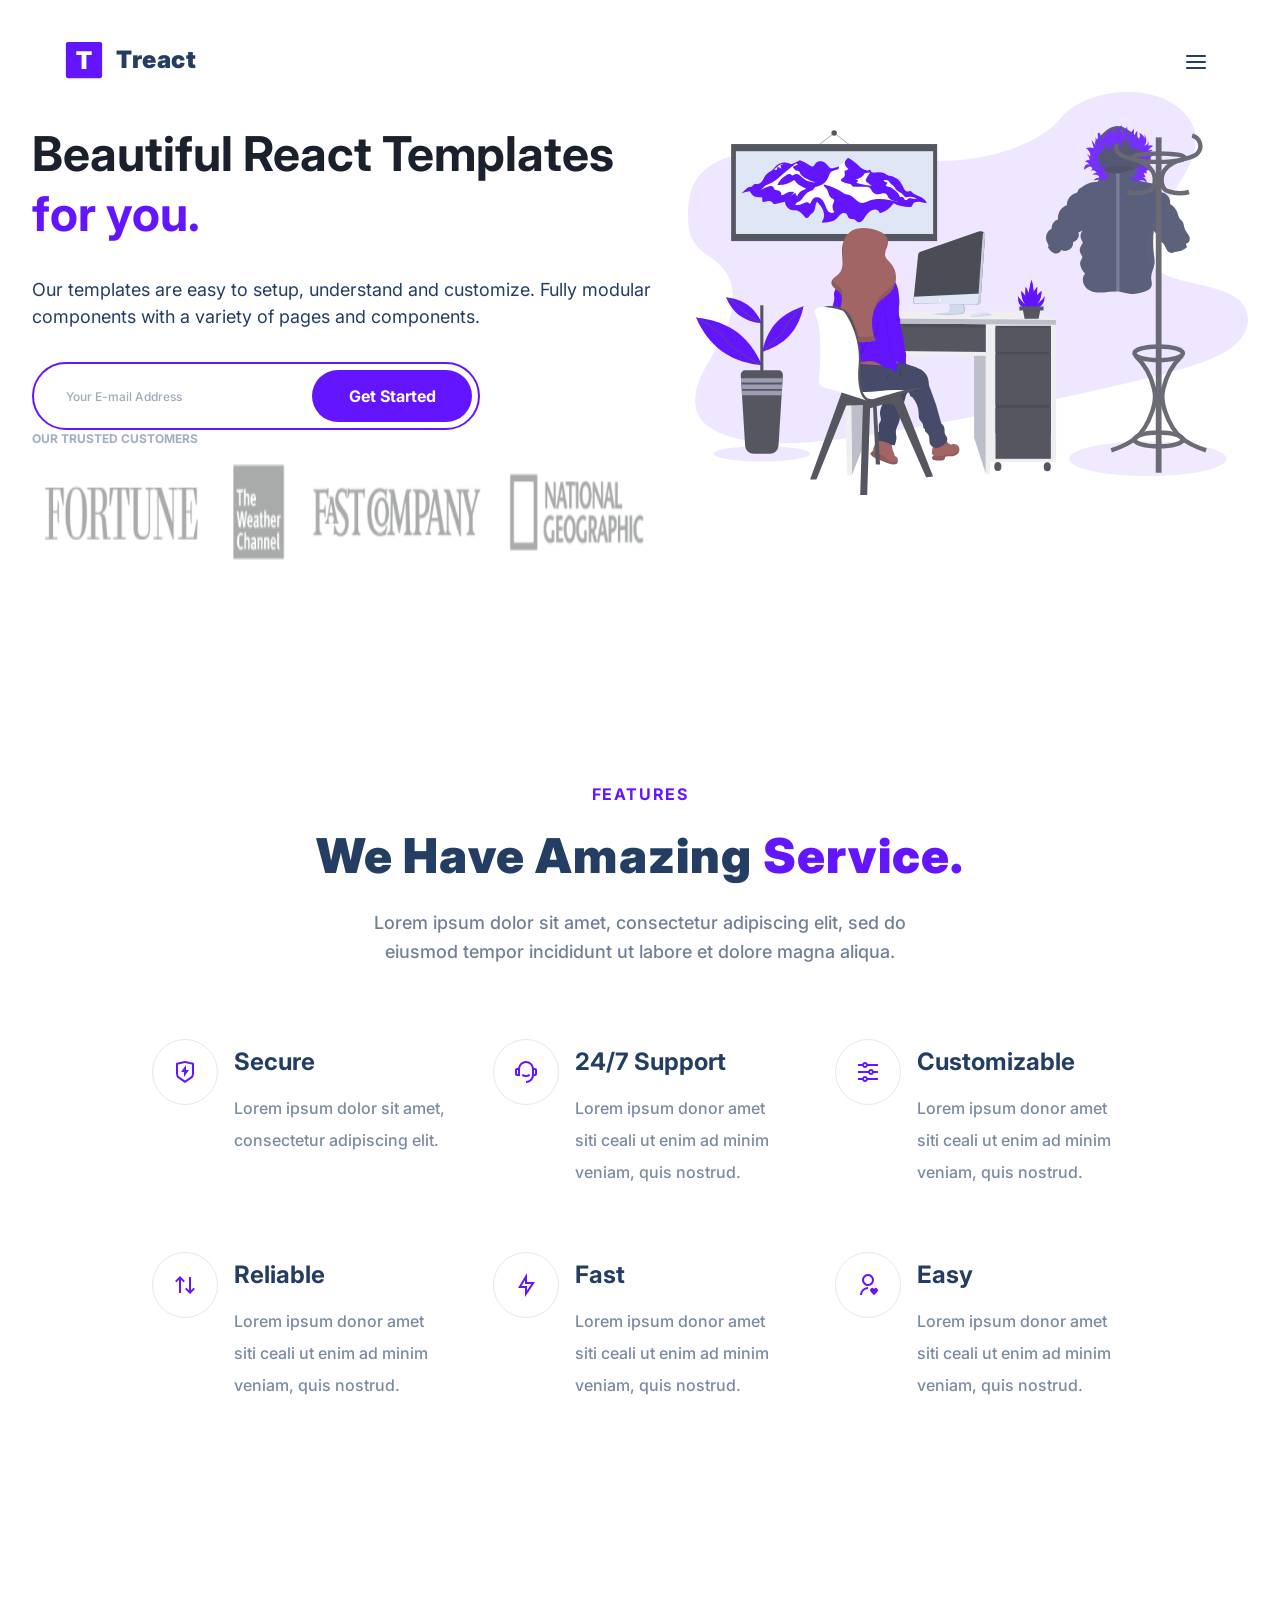
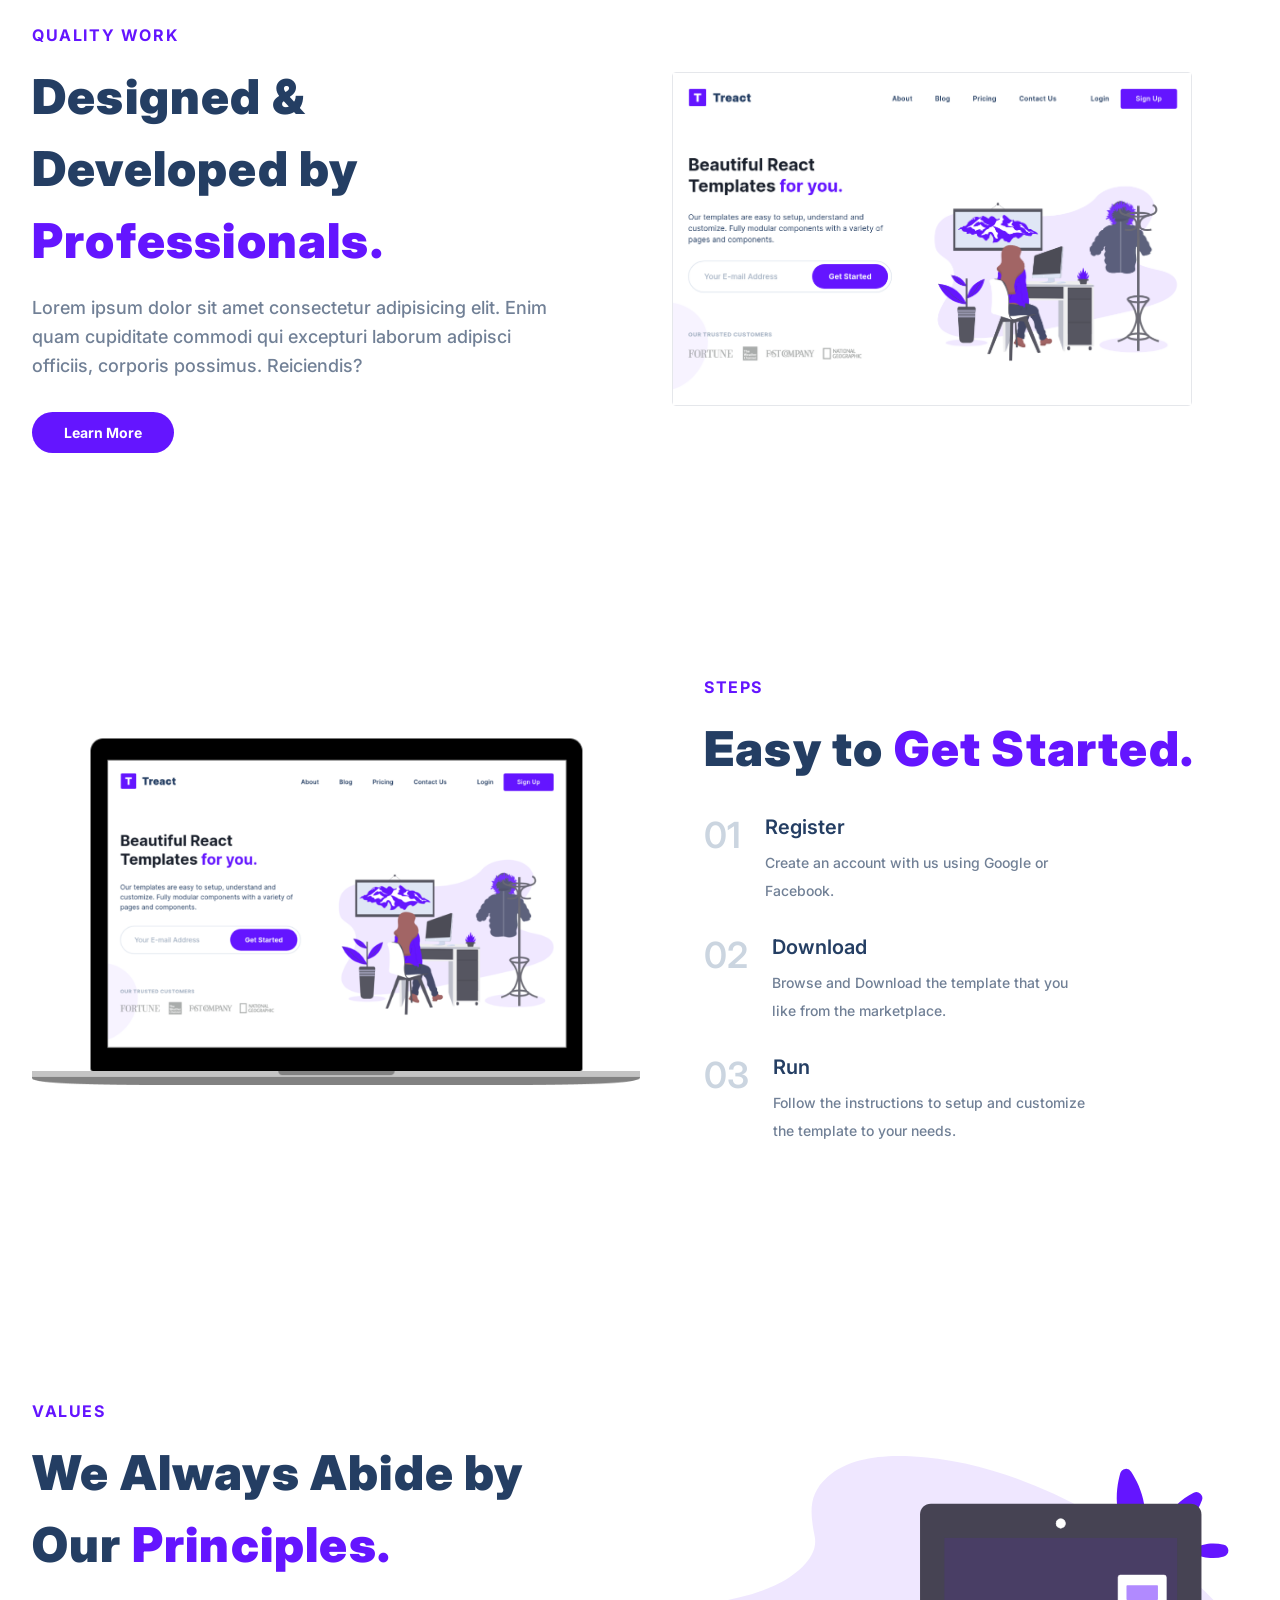
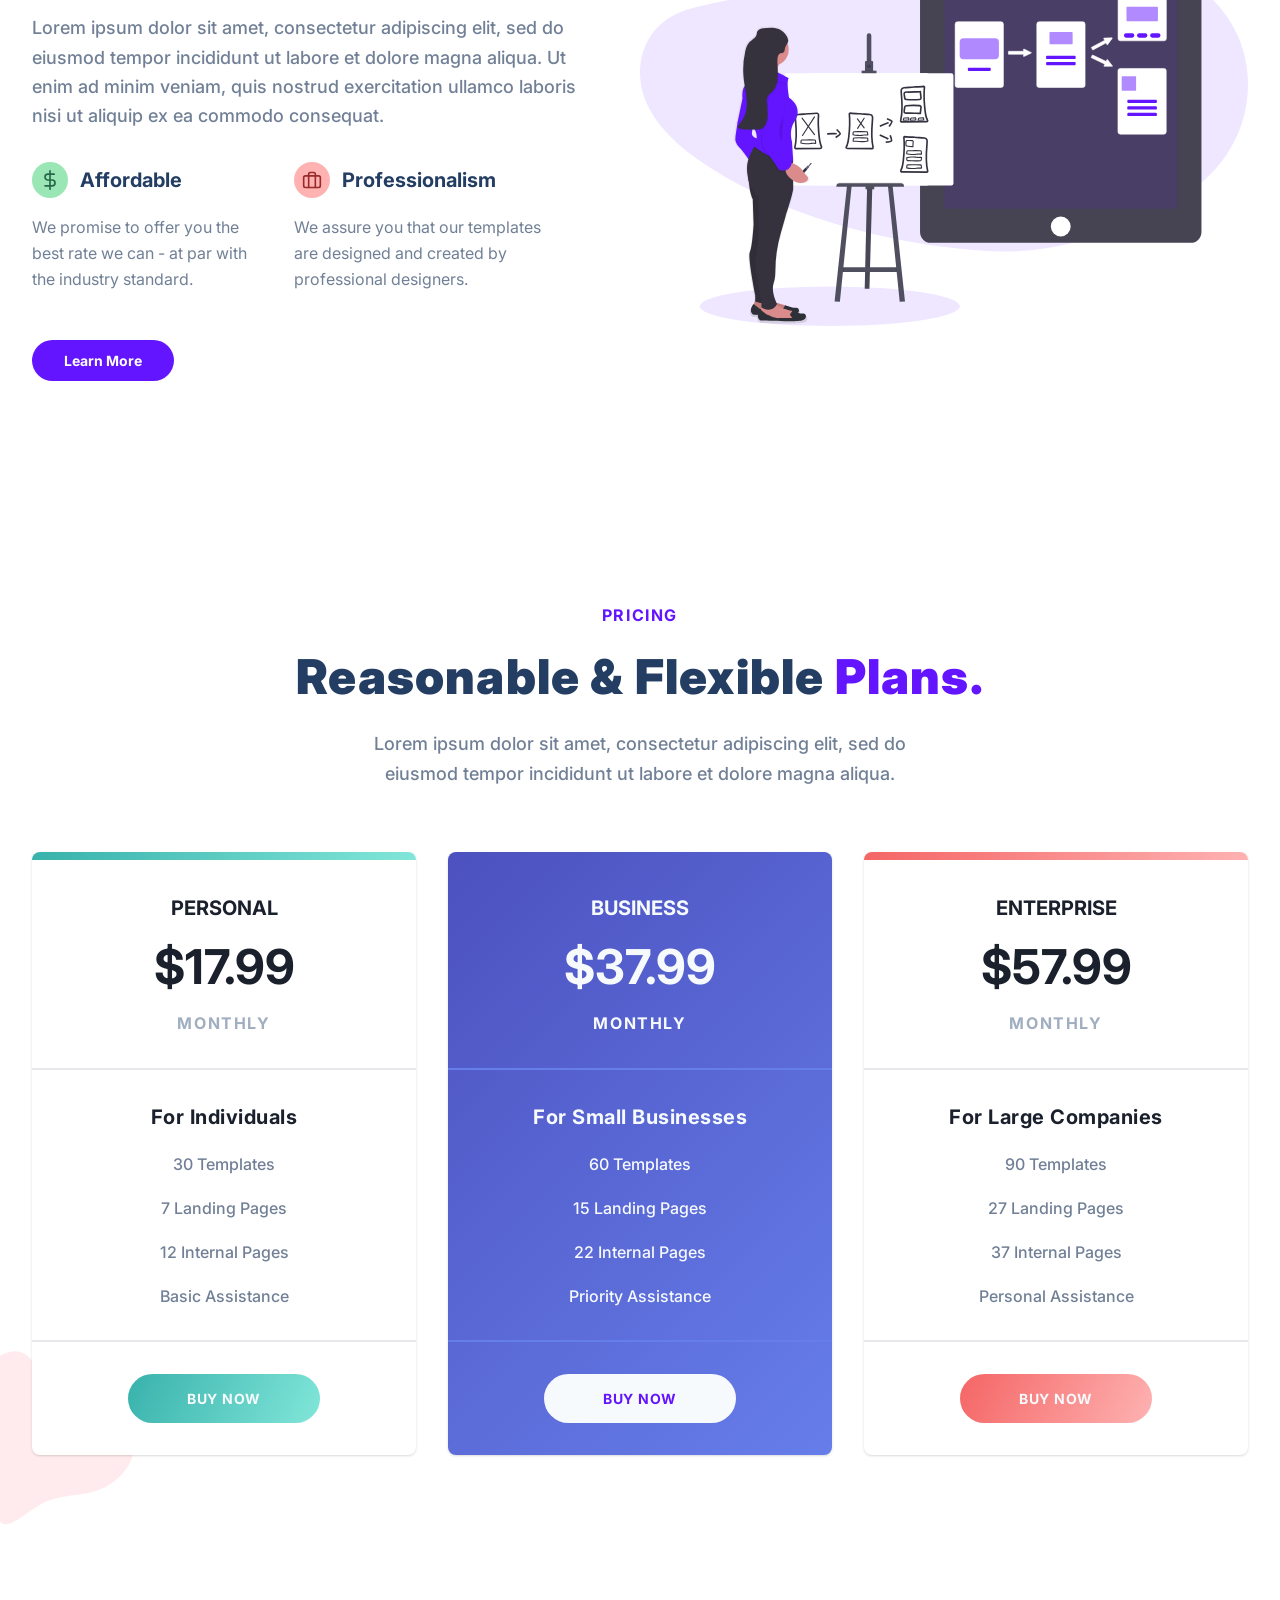
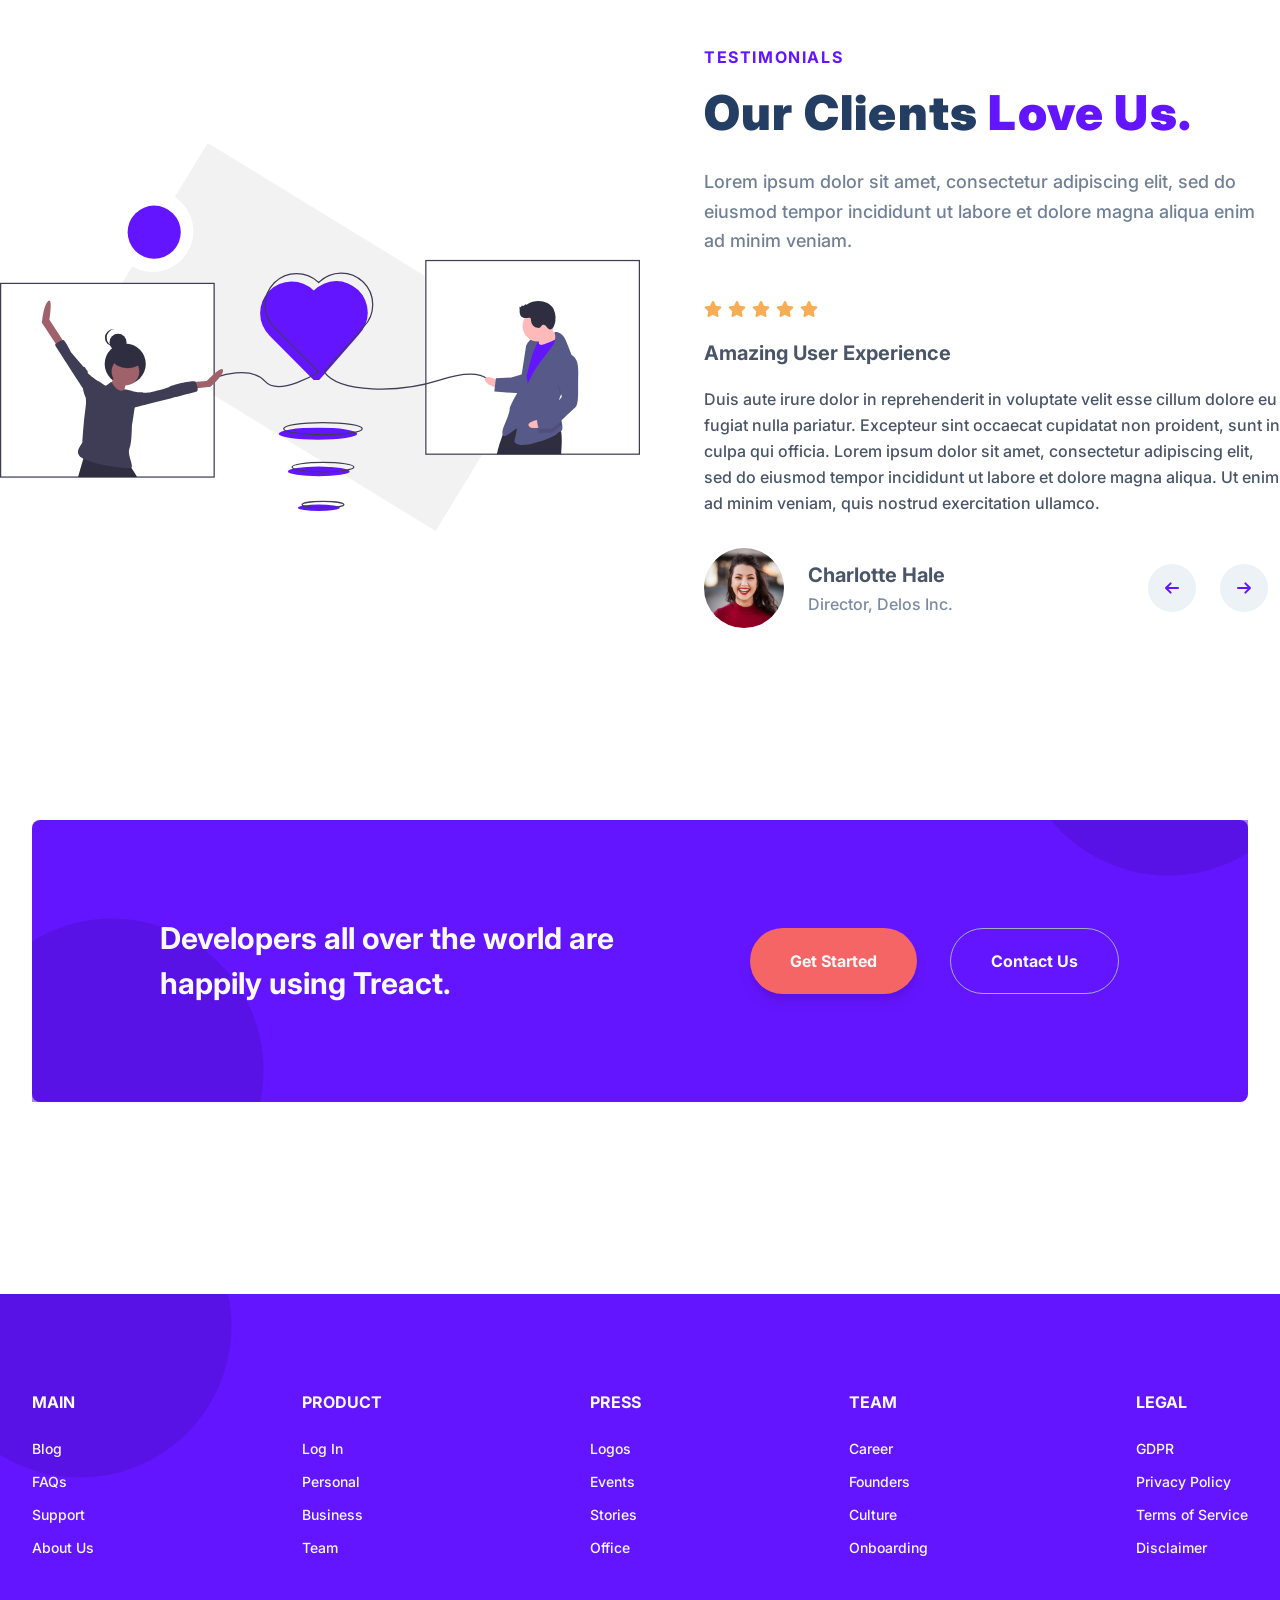
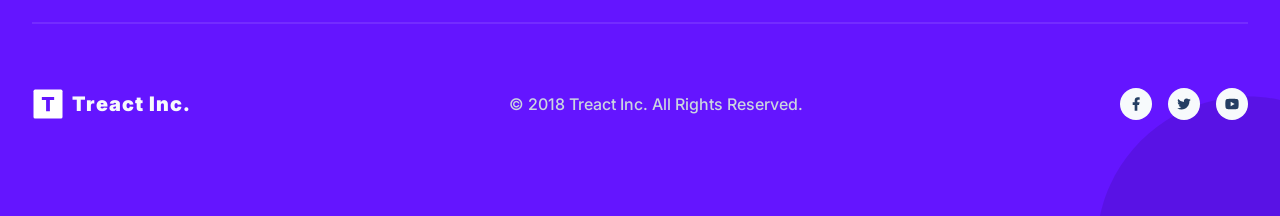
<file: index.html>
<!DOCTYPE html>
<html lang="en">

<head>
    <meta charset="UTF-8">
    <meta http-equiv="X-UA-Compatible" content="IE=edge">
    <meta name="viewport" content="width=device-width, initial-scale=1.0">
    <title>treact-final-project</title>
    <link rel="preconnect" href="https://fonts.googleapis.com">
    <link rel="preconnect" href="https://fonts.gstatic.com" crossorigin>
    <link rel="stylesheet" href="https://fonts.googleapis.com/css2?family=Inter:wght@100;200;300;400;500;600;700;800;900&display=swap">
    <link rel="stylesheet" href="style.css">
    <link rel="stylesheet" href="https://pro.fontawesome.com/releases/v5.10.0/css/all.css"
        integrity="sha384-AYmEC3Yw5cVb3ZcuHtOA93w35dYTsvhLPVnYs9eStHfGJvOvKxVfELGroGkvsg+p" crossorigin="anonymous" />
    <script src="script.js" defer></script>
</head>

<body>
    <section id="landing">
        <nav>
            <div class="row nav__row">
                <div class="nav__logo">
                <img src="./assets/logo.2c489fc453a1783cbadacf914efa3df6.svg" alt="" class="nav__logo--img">
                <div class="nav__logo--title">
                    Treact
                </div>
                </div>
                <div class="nav__links">
                    <a href="#quality" class="nav__link">About</a>
                    <a href="#testimonials" class="nav__link">Blog</a>
                    <a href="#pricing" class="nav__link">Pricing</a>
                    <a href="#start" class="nav__link">Contact Us</a>
                    <a href="#start" class="nav__link login">Login</a>
                    <a href="#start" class="nav__link nav__link--primary">Sign Up</a>
                </div>
                <button class="btn__menu" onclick="openMenu()">
                    <svg xmlns="http://www.w3.org/2000/svg" width="24" height="24" viewBox="0 0 24 24" fill="none"
                        stroke="currentColor" stroke-width="2" stroke-linecap="round" stroke-linejoin="round"
                        class="btn__menu--svg">
                        <line x1="3" y1="12" x2="21" y2="12"></line>
                        <line x1="3" y1="6" x2="21" y2="6"></line>
                        <line x1="3" y1="18" x2="21" y2="18"></line>
                    </svg>
                </button>
            </div>
        </nav>
        <div class="modal">
            <button class="btn__menu btn__menu--close" onclick="closeMenu()">
                <svg xmlns="http://www.w3.org/2000/svg" width="24" height="24" viewBox="0 0 24 24" fill="none"
                    stroke="currentColor" stroke-width="2" stroke-linecap="round" stroke-linejoin="round"
                    class="light___StyledCloseIcon-lj69nl-14 fASujC">
                    <line x1="18" y1="6" x2="6" y2="18"></line>
                    <line x1="6" y1="6" x2="18" y2="18"></line>
                </svg>
            </button>
            <div class="modal__links">
                <a href="#quality" class="modal__link" onclick="closeMenu()">About</a>
                <a href="#testimonials" class="modal__link" onclick="closeMenu()">Blog</a>
                <a href="#pricing" class="modal__link" onclick="closeMenu()">Pricing</a>
                <a href="#start" class="modal__link" onclick="closeMenu()">Contact Us</a>
                <a href="#start" class="modal__link" onclick="closeMenu()">Login</a>
                <a href="#start" class="modal__link modal__link--primary" onclick="closeMenu()">Sign Up</a>
            </div>
        </div>
        <header>
            <div class="container">
                <div class="row">
                  <div class="header__description">
                    <h1>
                        Beautiful React Templates <span class="purple">for you.</span>
                        </h1>
                        <p class="header__description--para">
                            Our templates are easy to setup, understand and customize. Fully modular components with a variety of pages and components.
                        </p>
                        <div class="header__email">
                         <input type="text" class="header__email--input" placeholder="Your E-mail Address">  
                         <button class="header__email--btn">Get Started</button>
                        </div>
                        <p class="header__customers--title">
                            OUR TRUSTED CUSTOMERS
                        </p>
                        <img src="./assets/customers-logo-strip.680ac7c2e8ae28161d2c.png" alt="" class="header__customers">
                    </div>
                    <figure class="header__img--wrapper">
                        <img src="./assets/design-illustration-2.6da6a00b20c07c4a9b65d1870679e1b8.svg" alt="" class="header__img">
                    </figure>
                  </div>   
                </div>
            </div>
        </header>
    </section>
    <main>
        <section id="features">
            <div class="container">
                <div class="row__narrow">
                   <h4 class="section__tag">
                    FEATURES
                   </h4>
                   <h2 class="section__title">
                     We Have Amazing 
                    <span class="purple">Service.</span> 
                   </h2>
                   <div class="section__para">
                    Lorem ipsum dolor sit amet, consectetur adipiscing elit, sed do eiusmod tempor incididunt ut labore et dolore magna aliqua.
                </div>
                   <div class="features">
                    <div class="feature">
                        <div class="feature__row">
                            <figure class="feature__img--wrapper">
                                <img src="./assets/shield-icon.daefe14b320b14fbd9cbd18908ac93ec.svg" class="feature__img" alt="Secure icon">
                            </figure>
                            <div class="feature__text">
                                <h2 class="feature__title">Secure</h2>
                                <p class="feature__para">
                                    Lorem ipsum dolor sit amet, consectetur adipiscing elit.
                                </p>
                            </div>
                        </div>
                    </div>
                    <div class="feature">
                        <div class="feature__row">
                            <figure class="feature__img--wrapper">
                                <img src="./assets/support-icon.f9253ffa8cb6ffde5bbaa05eb5136375.svg" class="feature__img" alt="Support icon">
                            </figure>
                            <div class="feature__text">
                                <h2 class="feature__title">24/7 Support</h2>
                                <p class="feature__para">
                                    Lorem ipsum donor amet siti ceali ut enim ad minim veniam, quis nostrud.
                                </p>
                            </div>
                        </div>
                    </div>
                    <div class="feature">
                        <div class="feature__row">
                            <figure class="feature__img--wrapper">
                                <img src="assets/customize-icon.367468c90fd796009b97fbfba67b2c6a.svg" class="feature__img" alt="Customizable icon">
                            </figure>
                            <div class="feature__text">
                                <h2 class="feature__title">Customizable</h2>
                                <p class="feature__para">
                                    Lorem ipsum donor amet siti ceali ut enim ad minim veniam, quis nostrud.
                                </p>
                            </div>
                        </div>
                    </div>
                    <div class="feature">
                        <div class="feature__row">
                            <figure class="feature__img--wrapper">
                                <img src="assets/reliable-icon.1367510a8f0a1bec76dc425d25f92f43.svg" class="feature__img" alt="Reliable icon">
                            </figure>
                            <div class="feature__text">
                                <h2 class="feature__title">Reliable</h2>
                                <p class="feature__para">
                                    Lorem ipsum donor amet siti ceali ut enim ad minim veniam, quis nostrud.
                                </p>
                            </div>
                        </div>
                    </div>
                    <div class="feature">
                        <div class="feature__row">
                            <figure class="feature__img--wrapper">
                                <img src="assets/fast-icon.dbb971a73d4805d2fc3bcdacdb55beba.svg" class="feature__img" alt="Fast icon">
                            </figure>
                            <div class="feature__text">
                                <h2 class="feature__title">Fast</h2>
                                <p class="feature__para">
                                    Lorem ipsum donor amet siti ceali ut enim ad minim veniam, quis nostrud.
                                </p>
                            </div>
                        </div>
                    </div>
                    <div class="feature">
                        <div class="feature__row">
                            <figure class="feature__img--wrapper">
                                <img src="./assets/simple-icon.673b7e1750b2a4ef32907fc164828d00.svg" class="feature__img" alt="Easy icon">
                            </figure>
                            <div class="feature__text">
                                <h2 class="feature__title">Easy</h2>
                                <p class="feature__para">
                                    Lorem ipsum donor amet siti ceali ut enim ad minim veniam, quis nostrud.
                                </p>
                            </div>
                        </div>
                    </div>
                </div>
                </div>
            </div>
        </section>
        <section id="quality">
            <div class="container">
                <div class="row">
                    <div class="quality__description">
                        <h4 class="section__tag">QUALITY WORK</h4>
                        <h2 class="section__title">
                            Designed &amp; Developed by <span class="purple">Professionals.</span>
                        </h2>
                        <p class="section__para">
                            Lorem ipsum dolor sit amet consectetur adipisicing elit. Enim quam cupiditate commodi qui excepturi laborum adipisci officiis, corporis possimus. Reiciendis?
                        </p>
                        <button class="btn">Learn More</button>
                    </div>
                    <figure class="quality__img--wrapper">
                        <img src="assets/hero-screenshot-1.40a097b525c2f8c9808e.png" alt="" class="quality__img">
                        <svg viewBox="0 0 1280 1280" class="quality__grid"></svg>
                    </figure>
                </div>
            </div>
        </section>
        <section id="steps">
            <div class="container">
                <div class="row">
                    <figure class="steps__img--wrapper">
                        <img src="assets/hero-screenshot-2.241aac1fbc66db29d873.png" class="steps__img" alt="Dashboard Screenshot">
                        <svg viewBox="0 0 1280 1280" class="steps__grid" xmlns="http://www.w3.org/2000/svg">
                            <g fill="rgba(100, 21, 255, 0.15)">
                  <use href="#line-of-balls" transform="translate(0, 0)"></use>
                  <use href="#line-of-balls" transform="translate(0, 100)"></use>
                  <use href="#line-of-balls" transform="translate(0, 200)"></use>
                  <use href="#line-of-balls" transform="translate(0, 300)"></use>
                  <use href="#line-of-balls" transform="translate(0, 400)"></use>
                  <use href="#line-of-balls" transform="translate(0, 500)"></use>
                  <use href="#line-of-balls" transform="translate(0, 600)"></use>
                  <use href="#line-of-balls" transform="translate(0, 700)"></use>
                  <use href="#line-of-balls" transform="translate(0, 800)"></use>
                  <use href="#line-of-balls" transform="translate(0, 900)"></use>
                             </g>
                        </svg>
                    </figure>
                    <div class="steps__description">
              <div class="section__tag">STEPS</div>
              <h2 class="section__title">
                Easy to <span class="purple">Get Started.</span>
              </h2>
              <div class="steps__list">
                <div class="step">
                  <div class="step__number">01</div>
                  <div class="step__description">
                    <div class="step__title">Register</div>
                    <p class="step__para">
                      Create an account with us using Google or Facebook.
                    </p>
                  </div>
                </div>
                <div class="step">
                  <div class="step__number">02</div>
                  <div class="step__description">
                    <div class="step__title">Download</div>
                    <p class="step__para">
                      Browse and Download the template that you like from the
                      marketplace.
                    </p>
                  </div>
                </div>
                <div class="step">
                  <div class="step__number">03</div>
                  <div class="step__description">
                    <div class="step__title">Run</div>
                    <p class="step__para">
                      Follow the instructions to setup and customize the
                      template to your needs.
                    </p>
                  </div>
                </div>
              </div>
            </div>
                </div>
            </div>
        </section>
        <section id="values">
            <div class="container">
                <div class="row">
                    <div class="values__description">
              <div class="section__tag">VALUES</div>
              <h2 class="section__title">
                We Always Abide by Our <span class="purple">Principles.</span>
              </h2>
              <div class="section__para">
                Lorem ipsum dolor sit amet, consectetur adipiscing elit, sed do
                eiusmod tempor incididunt ut labore et dolore magna aliqua. Ut
                enim ad minim veniam, quis nostrud exercitation ullamco laboris
                nisi ut aliquip ex ea commodo consequat.
              </div>
              <div class="values__list">
                <div class="value">
                  <div class="value__title">
                    <figure class="value__img--wrapper">
                      <svg xmlns="http://www.w3.org/2000/svg" width="24" height="24" viewBox="0 0 24 24" fill="none" stroke="rgba(39, 103, 73, 1)" stroke-width="2" stroke-linecap="round" stroke-linejoin="round" class="value__img">
                        <line x1="12" y1="1" x2="12" y2="23"></line>
                        <path d="M17 5H9.5a3.5 3.5 0 0 0 0 7h5a3.5 3.5 0 0 1 0 7H6"></path>
                      </svg>
                    </figure>
                    <div class="value__name">Affordable</div>
                  </div>
                  <div class="value__para">
                    We promise to offer you the best rate we can - at par with
                    the industry standard.
                  </div>
                </div>
                <div class="value">
                  <div class="value__title">
                    <figure class="value__img--wrapper">
                      <svg xmlns="http://www.w3.org/2000/svg" width="24" height="24" viewBox="0 0 24 24" fill="none" stroke="rgba(155, 44, 44, 1)" stroke-width="2" stroke-linecap="round" stroke-linejoin="round" class="value__img">
                        <rect x="2" y="7" width="20" height="14" rx="2" ry="2"></rect>
                        <path d="M16 21V5a2 2 0 0 0-2-2h-4a2 2 0 0 0-2 2v16"></path>
                      </svg>
                    </figure>
                    <div class="value__name">Professionalism</div>
                  </div>
                  <div class="value__para">
                    We assure you that our templates are designed and created by
                    professional designers.
                  </div>
                </div>
              </div>
              <button class="btn">Learn More</button>
            </div>
            <img class="values__img" src="assets/prototype-illustration.21bc4b3f612a2f257c3d361067582485.svg">
            </div>
         </div>
        </section>
        <section id="pricing">
        <div class="container">
          <div class="row">
            <div class="section__tag">pricing</div>
            <h2 class="section__title">
              Reasonable &amp; Flexible <span class="purple">Plans.</span>
            </h2>
            <p class="section__para">
              Lorem ipsum dolor sit amet, consectetur adipiscing elit, sed do
              eiusmod tempor incididunt ut labore et dolore magna aliqua.
            </p>
            <div class="plans">
              <div class="plan">
                <div class="plan__stripe"></div>
                <div class="plan__top">
                  <div class="plan__name">PERSONAL</div>
                  <div class="plan__price">$17.99</div>
                  <div class="plan__duration">MONTHLY</div>
                </div>
                <div class="plan__middle">
                  <div class="plan__target">For Individuals</div>
                  <p class="plan__feature">30 Templates</p>
                  <p class="plan__feature">7 Landing Pages</p>
                  <p class="plan__feature">12 Internal Pages</p>
                  <p class="plan__feature">Basic Assistance</p>
                </div>
                <div class="plan__bottom">
                  <button class="plan__button">buy now</button>
                </div>
              </div>
              <div class="plan">
                <div class="plan__stripe"></div>
                <div class="plan__top">
                  <div class="plan__name">BUSINESS</div>
                  <div class="plan__price">$37.99</div>
                  <div class="plan__duration">MONTHLY</div>
                </div>
                <div class="plan__middle">
                  <div class="plan__target">For Small Businesses</div>
                  <p class="plan__feature">60 Templates</p>
                  <p class="plan__feature">15 Landing Pages</p>
                  <p class="plan__feature">22 Internal Pages</p>
                  <p class="plan__feature">Priority Assistance</p>
                </div>
                <div class="plan__bottom">
                  <button class="plan__button">buy now</button>
                </div>
              </div>
              <div class="plan">
                <div class="plan__stripe"></div>
                <div class="plan__top">
                  <div class="plan__name">ENTERPRISE</div>
                  <div class="plan__price">$57.99</div>
                  <div class="plan__duration">MONTHLY</div>
                </div>
                <div class="plan__middle">
                  <div class="plan__target">For Large Companies</div>
                  <p class="plan__feature">90 Templates</p>
                  <p class="plan__feature">27 Landing Pages</p>
                  <p class="plan__feature">37 Internal Pages</p>
                  <p class="plan__feature">Personal Assistance</p>
                </div>
                <div class="plan__bottom">
                  <button class="plan__button">buy now</button>
                </div>
              </div>
              <svg width="600" height="600" viewBox="0 0 600 600" xmlns="http://www.w3.org/2000/svg" class="plans__blob">
                <g transform="translate(300,300)">
                  <path d="M82,-98.3C129.8,-57.7,208.2,-54.1,229.6,-26.6C251.1,1,215.6,52.5,172.9,74.9C130.2,97.2,80.3,90.4,37.8,107.5C-4.8,124.7,-40,165.7,-63.3,162.3C-86.5,158.8,-97.8,110.9,-109.3,72.2C-120.7,33.5,-132.2,4.1,-140.1,-37.4C-147.9,-79,-152.1,-132.6,-128.1,-177.3C-104.1,-222.1,-52.1,-258,-17.5,-237.2C17.1,-216.4,34.3,-138.9,82,-98.3Z" fill="#FFB4BC"></path>
                </g>
              </svg>
            </div>
          </div>
        </div>
      </section>
        <section id="testimonials">
        <div class="container">
          <div class="row">
            <img src="./assets/love-illustration.c759090fa833369ad6ffb6eb19cacb3e.svg" alt="" class="testimonials__img">
            <div class="testimonials__description">
              <div class="section__tag">testimonials</div>
              <h2 class="section__title">
                Our Clients <span class="purple">Love Us.</span>
              </h2>
              <p class="section__para">
                Lorem ipsum dolor sit amet, consectetur adipiscing elit, sed do
                eiusmod tempor incididunt ut labore et dolore magna aliqua enim
                ad minim veniam.
              </p>
              <div class="testimonial">
                <div class="testimonial__rating">
                  <i class="fas fa-star" aria-hidden="true"></i>
                  <i class="fas fa-star" aria-hidden="true"></i>
                  <i class="fas fa-star" aria-hidden="true"></i>
                  <i class="fas fa-star" aria-hidden="true"></i>
                  <i class="fas fa-star" aria-hidden="true"></i>
                </div>
                <h3 class="testimonial__title">Amazing User Experience</h3>
                <p class="testimonial__para">
                  Duis aute irure dolor in reprehenderit in voluptate velit esse
                  cillum dolore eu fugiat nulla pariatur. Excepteur sint
                  occaecat cupidatat non proident, sunt in culpa qui officia.
                  Lorem ipsum dolor sit amet, consectetur adipiscing elit, sed
                  do eiusmod tempor incididunt ut labore et dolore magna aliqua.
                  Ut enim ad minim veniam, quis nostrud exercitation ullamco.
                </p>
                <div class="testimonial__bottom">
                  <div class="testimonial__profile">
                    <img src="./assets/photo-1494790108377-be9c29b29330.avif" alt="Charlotte Hale" class="testimonial__img">
                    <div class="testimonial__details">
                      <div class="testimonial__name">Charlotte Hale</div>
                      <div class="testimonial__role">Director, Delos Inc.</div>
                    </div>
                  </div>
                  <div class="testimonial__buttons">
                    <button class="testimonial__button" aria-label="Previous testimonial">
                      <svg fill="none" stroke="rgb(100,21,255)" stroke-linecap="round" stroke-linejoin="round" stroke-width="3" viewBox="0 0 24 24">
                        <path d="M10 19l-7-7m0 0l7-7m-7 7h18"></path>
                      </svg>
                    </button>
                    <button class="testimonial__button" aria-label="Next testimonial">
                      <svg fill="none" stroke="rgb(100,21,255)" stroke-linecap="round" stroke-linejoin="round" stroke-width="3" viewBox="0 0 24 24">
                        <path d="M14 5l7 7m0 0l-7 7m7-7H3"></path>
                      </svg>
                    </button>
                  </div>
                </div>
              </div>
            </div>
          </div>
        </div>
      </section>
        <section id="start">
        <div class="container">
          <div class="row">
            <svg viewBox="0 0 600 600" class="start__blob--1">
              <g transform="translate(300,300)">
                <path d="M153.6,-239C199.1,-209.8,236,-167.2,258.4,-118C280.9,-68.9,288.9,-13.1,281.2,40.4C273.5,93.9,250.1,145.2,214.7,186.1C179.3,226.9,131.9,257.4,80,272.6C28.2,287.8,-28.2,287.8,-80,272.6C-131.9,257.4,-179.3,226.9,-214.7,186.1C-250.1,145.2,-273.5,93.9,-281.2,40.4C-288.9,-13.1,-280.9,-68.9,-258.4,-118C-236,-167.2,-199.1,-209.8,-153.6,-239C-108.1,-268.3,-54.1,-284.1,0,-284.1C54.1,-284.1,108.1,-268.3,153.6,-239Z" fill="rgb(80,17,204)"></path>
              </g>
            </svg>
            <svg viewBox="0 0 600 600" class="start__blob--2">
              <g transform="translate(300,300)">
                <path d="M153.6,-239C199.1,-209.8,236,-167.2,258.4,-118C280.9,-68.9,288.9,-13.1,281.2,40.4C273.5,93.9,250.1,145.2,214.7,186.1C179.3,226.9,131.9,257.4,80,272.6C28.2,287.8,-28.2,287.8,-80,272.6C-131.9,257.4,-179.3,226.9,-214.7,186.1C-250.1,145.2,-273.5,93.9,-281.2,40.4C-288.9,-13.1,-280.9,-68.9,-258.4,-118C-236,-167.2,-199.1,-209.8,-153.6,-239C-108.1,-268.3,-54.1,-284.1,0,-284.1C54.1,-284.1,108.1,-268.3,153.6,-239Z" fill="rgb(80,17,204)"></path>
              </g>
            </svg>
            <div class="start__container">
              <div class="start__row">
                <div class="start__title">
                  Developers all over the world are happily using Treact.
                </div>
                <div class="start__buttons">
                  <button class="start__button btn">Get Started</button>
                  <button class="start__button btn">Contact Us</button>
                </div>
              </div>
            </div>
          </div>
        </div>
      </section>
    </main>
    <footer>
      <svg viewBox="0 0 600 600" class="footer__blob--1">
        <g transform="translate(300,300)">
          <path d="M153.6,-239C199.1,-209.8,236,-167.2,258.4,-118C280.9,-68.9,288.9,-13.1,281.2,40.4C273.5,93.9,250.1,145.2,214.7,186.1C179.3,226.9,131.9,257.4,80,272.6C28.2,287.8,-28.2,287.8,-80,272.6C-131.9,257.4,-179.3,226.9,-214.7,186.1C-250.1,145.2,-273.5,93.9,-281.2,40.4C-288.9,-13.1,-280.9,-68.9,-258.4,-118C-236,-167.2,-199.1,-209.8,-153.6,-239C-108.1,-268.3,-54.1,-284.1,0,-284.1C54.1,-284.1,108.1,-268.3,153.6,-239Z" fill="rgba(80,17,204)"></path>
        </g>
      </svg>
      <svg viewBox="0 0 600 600" class="footer__blob--2">
        <g transform="translate(300,300)">
          <path d="M153.6,-239C199.1,-209.8,236,-167.2,258.4,-118C280.9,-68.9,288.9,-13.1,281.2,40.4C273.5,93.9,250.1,145.2,214.7,186.1C179.3,226.9,131.9,257.4,80,272.6C28.2,287.8,-28.2,287.8,-80,272.6C-131.9,257.4,-179.3,226.9,-214.7,186.1C-250.1,145.2,-273.5,93.9,-281.2,40.4C-288.9,-13.1,-280.9,-68.9,-258.4,-118C-236,-167.2,-199.1,-209.8,-153.6,-239C-108.1,-268.3,-54.1,-284.1,0,-284.1C54.1,-284.1,108.1,-268.3,153.6,-239Z" fill="rgba(80,17,204)"></path>
        </g>
      </svg>
      <div class="row footer__row">
        <div class="footer__columns">
          <div class="footer__column">
            <div class="footer__column--title">MAIN</div>
            <a class="footer__column--link">Blog</a>
            <a class="footer__column--link">FAQs</a>
            <a class="footer__column--link">Support</a>
            <a class="footer__column--link">About Us</a>
          </div>
          <div class="footer__column">
            <div class="footer__column--title">PRODUCT</div>
            <a class="footer__column--link">Log In</a>
            <a class="footer__column--link">Personal</a>
            <a class="footer__column--link">Business</a>
            <a class="footer__column--link">Team</a>
          </div>
          <div class="footer__column">
            <div class="footer__column--title">PRESS</div>
            <a class="footer__column--link">Logos</a>
            <a class="footer__column--link">Events</a>
            <a class="footer__column--link">Stories</a>
            <a class="footer__column--link">Office</a>
          </div>
          <div class="footer__column">
            <div class="footer__column--title">TEAM</div>
            <a class="footer__column--link">Career</a>
            <a class="footer__column--link">Founders</a>
            <a class="footer__column--link">Culture</a>
            <a class="footer__column--link">Onboarding</a>
          </div>
          <div class="footer__column">
            <div class="footer__column--title">LEGAL</div>
            <a class="footer__column--link">GDPR</a>
            <a class="footer__column--link">Privacy Policy</a>
            <a class="footer__column--link">Terms of Service</a>
            <a class="footer__column--link">Disclaimer</a>
          </div>
        </div>
        <div class="footer__divider"></div>
        <div class="footer__bottom">
          <div class="footer__logo">
            <img src="./assets/logo-light.d9a5d1b5be5ea077b26864fdfc2e96a4.svg" alt="" class="footer__logo--img">
            <h5 class="footer__logo--text">Treact Inc.</h5>
          </div>
          <div class="footer__copyright">
            © 2018 Treact Inc. All Rights Reserved.
          </div>
          <div class="footer__socials">
            <a class="footer__social--link">
              <svg fill="currentColor" viewBox="0 0 24 24">
                <path d="M14 13.5h2.5l1-4H14v-2c0-1.03 0-2 2-2h1.5V2.14c-.326-.043-1.557-.14-2.857-.14C11.928 2 10 3.657 10 6.7v2.8H7v4h3V22h4v-8.5z"></path>
              </svg>
            </a>
            <a class="footer__social--link">
              <svg fill="currentColor" viewBox="0 0 24 24">
                <path d="M22.162 5.656a8.384 8.384 0 01-2.402.658A4.196 4.196 0 0021.6 4c-.82.488-1.719.83-2.656 1.015a4.182 4.182 0 00-7.126 3.814 11.874 11.874 0 01-8.62-4.37 4.168 4.168 0 00-.566 2.103c0 1.45.738 2.731 1.86 3.481a4.168 4.168 0 01-1.894-.523v.052a4.185 4.185 0 003.355 4.101 4.21 4.21 0 01-1.89.072A4.185 4.185 0 007.97 16.65a8.394 8.394 0 01-6.191 1.732 11.83 11.83 0 006.41 1.88c7.693 0 11.9-6.373 11.9-11.9 0-.18-.005-.362-.013-.54a8.496 8.496 0 002.087-2.165z"></path>
              </svg>
            </a>
            <a class="footer__social--link">
              <svg fill="currentColor" viewBox="0 0 24 24">
                <path d="M21.543 6.498C22 8.28 22 12 22 12s0 3.72-.457 5.502c-.254.985-.997 1.76-1.938 2.022C17.896 20 12 20 12 20s-5.893 0-7.605-.476c-.945-.266-1.687-1.04-1.938-2.022C2 15.72 2 12 2 12s0-3.72.457-5.502c.254-.985.997-1.76 1.938-2.022C6.107 4 12 4 12 4s5.896 0 7.605.476c.945.266 1.687 1.04 1.938 2.022zM10 15.5l6-3.5-6-3.5v7z"></path>
              </svg>
            </a>
          </div>
        </div>
      </div>
    </footer>
</body>
</html>
</file>
<file: style.css>
* {
  margin: 0;
  padding: 0;
  box-sizing: border-box;
  font-family: "Inter", system-ui, -apple-system, BlinkMacSystemFont, "Segoe UI", sans-serif;
  color: #243e63;
  -webkit-font-smoothing: antialiased;
  text-rendering: optimizeLegibility;
}

html {
  scroll-behavior: smooth;
  overflow-x: clip;
}

img,
svg {
  display: block;
  max-width: 100%;
}

img {
  height: auto;
}

figure {
  margin: 0;
}

button,
a,
input {
  touch-action: manipulation;
}

.row {
  width: 100%;
  max-width: 1280px;
  margin: 0 auto;
}

.row__narrow {
  width: 100%;
  max-width: 1024px;
  margin: 0 auto;
}

.container {
  padding: 96px 0;
}

a {
  text-decoration: none;
  display: inline;
}

img {
  width: 100%;
}

h1 {
  font-size: 48px;
  font-weight: 700;
  color: #1a202c;
  line-height: 1.25;
}

.purple {
  color: #6415ff;
}

p {
  font-size: 18px;
  line-height: 1.5;
}

.section__tag {
  font-size: 16px;
  color: #6415ff;
  letter-spacing: 1.6px;
  font-weight: 700;
  text-transform: uppercase;
}

.section__title {
  font-size: 48px;
  font-weight: 900;
  color: rgb(36, 62, 99);
  line-height: 1.5;
  margin: 16px 0;
  letter-spacing: 0.025em;
}

#features .section__title,
#pricing .section__title {
  text-align: center;
}

.section__para {
  font-size: 18px;
  font-weight: 500;
  color: #718096;
  line-height: 1.625;
}

.btn {
  background-color: #6415ff;
  padding: 12px 32px;
  border: none;
  border-radius: 500px;
  font-size: 14px;
  color: #fff;
  font-weight: bold;
  transition: background-color 200ms ease, color 200ms ease,
    border-color 200ms ease, transform 200ms ease;
}
.btn:hover {
  background-color: rgba(80, 17, 204);
}

button {
  cursor: pointer;
  border: none;
}

/*

NAVBAR ↓

*/

nav {
  padding-top: 32px;
  display: flex;
}

.nav__logo {
  display: flex;
  align-items: center;
  margin: 8px 0;
  padding-bottom: 4px;
}

.nav__logo--title {
  font-weight: 900;
  font-size: 24px;
  margin-left: 12px;
  padding-bottom: 2px;
  letter-spacing: 0.6px;
}

.nav__logo--img {
  height: 40px;
  width: 40px;
}

.nav__row {
  display: flex;
  justify-content: space-between;
}

.nav__container {
  width: 100%;
  max-width: 1200px;
  padding: 0 24px;
  display: flex;
  justify-content: space-between;
  margin: 0 auto;
}

.nav__links {
  display: flex;
  align-items: center;
  padding-bottom: 2px;
}

.nav__link {
  margin: 0 24px;
}

.nav__link {
  font-size: 14px;
  font-weight: 600;
  padding-top: 4px;
  letter-spacing: 0.35px;
  border-bottom: 2px solid transparent;
  position: relative;
  transition: background-color 200ms ease, color 200ms ease,
    border-color 200ms ease, transform 200ms ease;
}

.nav__link:after {
  content: "";
  position: absolute;
  left: 0;
  bottom: -6px;
  height: 2px;
  width: 100%;
  background: #6415ff;
  transition: opacity 200ms ease;
  opacity: 0;
}

.nav__link:hover:after {
  opacity: 1;
}

.nav__link--primary {
  margin: 0;
  padding: 10px 32px;
  margin-top: 2px;
  border-radius: 9999px;
  color: #fff;
  background-color: #6415ff;
  line-height: 1.5;
  border: none;
  width: auto;
  transition: background-color 200ms ease, color 200ms ease,
    border-color 200ms ease, transform 200ms ease;
}

.nav__link--primary:after {
  content: "";
  width: 0;
  height: 0;
}

.nav__link--primary:hover {
  background-color: rgba(80, 17, 204);
  color: white;
}

.login {
  margin-left: 48px;
}

.btn {
  background-color: #6415ff;
  padding: 12px 32px;
  border: none;
  border-radius: 500px;
  font-size: 14px;
  color: #fff;
  font-weight: bold;
  transition: background-color 200ms ease, color 200ms ease,
    border-color 200ms ease, transform 200ms ease;
  cursor: pointer;
}

.btn__menu {
  background-color: transparent;
  border: none;
  display: none;
  transition: color 200ms ease, opacity 200ms ease,
    transform 200ms ease;
}

.btn__menu--svg:hover {
  color: #6415ff;
}

.btn__menu--close {
  position: fixed;
  top: 24px;
  right: 18px;
}

.modal {
  position: fixed;
  top: 0;
  left: 0;
  right: 0;
  height: 378px;
  margin: 24px 16px;
  padding: 32px;
  background-color: #fff;
  border: 1px solid rgb(229, 231, 235);
  border-radius: 8px;
  z-index: 4;
  visibility: hidden;
  opacity: 0;
  transform: translateX(300%);
  transition: opacity 200ms ease, transform 200ms ease,
    visibility 200ms ease;
}

.menu--open {
  max-height: 100vh;
  overflow-y: hidden;
}

.menu--open .modal {
  visibility: visible;
  opacity: 1;
  transform: translateX(0);
}

.modal__links {
  width: 100%;
  height: 100%;
  display: flex;
  flex-direction: column;
  align-items: center;
}

.modal__link {
  color: #1a202c;
  font-size: 18px;
  font-weight: 600;
  line-height: 1.5;
  margin: 8px 0;
  padding-bottom: 4px;
  border-bottom: 2px solid transparent;
}

.modal__link--primary {
  color: #f7fafc;
  padding: 12px 32px;
  background: #6415ff;
  border-radius: 500px;
  border: none;
}

.btn__menu--close {
  position: fixed;
  top: 24px;
  right: 18px;
}

/*

HEADER / ABOUT US ↓

*/

section {
  padding: 0 32px;
}

header .row {
  display: flex;
  flex-direction: row;
  align-items: center;
  gap: 32px;
  text-align: left;
}

.header__description {
  flex: 1 1 0;
  min-width: 0;
  max-width: 640px;
}

.header__description--para {
  margin: 32px 0;
}

.header__email {
  width: 100%;
  max-width: 448px;
  margin: 0;
  height: 68px;
  position: relative;
  display: flex;
  justify-content: flex-end;
  align-items: center;
}

.header__email--btn {
  z-index: 2;
  margin: 8px;
  height: calc(100% - 16px);
  border-radius: 500px;
  width: 160px;
  border: none;
  background-color: #6415ff;
  color: #fff;
  font-weight: 700;
  font-size: 16px;
  transition: background-color 200ms ease, color 200ms ease,
    transform 200ms ease;
}

.header__email--btn:hover {
  background-color: rgba(60, 13, 153);
}

.header__email--input {
  width: 100%;
  border-radius: 500px;
  border: 2px solid rgb(229, 231, 235);
  padding: 20px 192px 20px 32px;
  color: rgb(36, 62, 99);
  font-size: 16px;
  font-weight: 500;
  position: absolute;
  top: 0;
  bottom: 0;
  z-index: 1;
  transition: border-color 200ms ease;
}

.header__email--input::placeholder {
  font-weight: 500;
  color: rgb(158, 170, 189);
}

.header__email--input:hover {
  border-color: #a0aec0;
}

input.header__email--input,
.header__email--input:focus,
.header__email--input:active {
  outline: none;
  border-color: rgba(100, 21, 255);
}

input.header__email--input,
.header__customers--title {
  color: #a0aec0;
  font-size: 12px;
  font-weight: 700;
  letter-spacing: 0.6;
}

.header__customers {
  margin-top: 16px;
  margin-left: auto;
  margin-right: auto;
  padding-right: 0;
  opacity: 0.5;
  display: block;
  width: min(100%, 600px);
  height: auto;
  aspect-ratio: 6.25;
}

header {
  position: relative;
}

header .container {
  padding-top: 0;
}

.header__blob {
  position: absolute;
  left: 0;
  bottom: 0;
  opacity: 0.5;
  width: 256px;
  height: 256px;
  transform: matrix(1, 0, 0, 1, -163, 0);
}

.header__img--wrapper {
  flex: 1 1 0;
  min-width: 0;
  width: 50%;
  max-width: 560px;
  aspect-ratio: 1.12;
  margin: 0;
}

.header__img {
  width: 100%;
  height: auto;
  max-width: 768px;
}

/*

FEATURES ↓

*/

#features {
  position: relative;
}

#features .row__narrow {
  display: flex;
  flex-direction: column;
  align-items: center;
}

#features .section__title,
#pricing .section__title {
  text-align: center;
}

#features .section__para {
  text-align: center;
  max-width: 576px;
}

.features {
  display: flex;
  flex-wrap: wrap;
  margin-top: 40px;
}

.feature {
  width: calc(100% / 3);
}

.feature__row {
  display: flex;
  align-items: flex-start;
  padding: 32px 24px;
}

.feature__img--wrapper {
  display: flex;
  padding: 20px;
  border: 1px solid #e5e7eb;
  border-radius: 500px;
}

.feature__img {
  width: 24px;
  height: 24px;
}

.feature__text {
  margin-top: 8px;
  margin-left: 16px;
}

.feature__para {
  margin-top: 16px;
  font-size: 16px;
  max-width: calc(634px / 3);
  color: rgb(124, 139, 161);
  line-height: 2;
  font-weight: 500;
}

.features__blob {
  transform: translateX(96px) translateY(192px) scaleX(1) scaleY(1);
  position: absolute;
  right: 0;
  bottom: 0;
  width: 16rem;
  opacity: 0.25;
  padding: 16px;
}

.row__narrow {
  width: 100%;
  max-width: 1024px;
  margin: 0 auto;
}


/*

QUALITY WORK ↓

*/


#quality .row {
  display: flex;
  justify-content: space-between;
  align-items: center;
}

#quality .section__description,
#values .section__img {
  line-height: 1.25;
}

#quality .btn {
  margin-top: 32px;
}

.quality__description {
  max-width: 640px;
  margin-right: 64px;
}

.quality__description,
.quality__img--wrapper {
  width: 50%;
}

.quality__img--wrapper {
  border-radius: 4px;
  border: 1px solid rgb(229, 231, 235);
  position: relative;
  margin: 0 56px;
  z-index: 2;
  display: flex;
  justify-content: center;
  align-items: center;
}

.quality__grid {
  transform: translateX(50%) translateY(50%) scaleX(1) scaleY(1);
  width: 80px;
  height: 80px;
  position: absolute;
  right: 0px;
  bottom: 0px;
  fill: rgb(100, 21, 255);
  --tw-text-opacity: 1;
  color: rgba(100, 21, 255, var(--tw-text-opacity));
  z-index: 0;
  display: block;
}

.quality__img {
  z-index: 1;
}

/*

STEPS ↓

*/


#steps .row {
  display: flex;
  justify-content: space-between;
  align-items: center;
}

.steps__img--wrapper {
  display: flex;
  position: relative;
}

.steps__description,
.steps__img--wrapper {
  width: 50%;
}

.steps__img {
  z-index: 2;
}

.steps__description {
  padding: 32px 0;
  padding-left: 64px;
}

.step {
  display: flex;
  align-items: flex-start;
  margin-top: 32px;
}

.step__number {
  color: #cbd5e0;
  font-size: 36px;
  font-weight: 600;
  line-height: 1;
}

.step__description {
  display: flex;
  flex-direction: column;
  margin-left: 24px;
  max-width: 320px;
}

.step__title {
  font-weight: 600;
  font-size: 20px;
  color: #243e63;
  line-height: 1;
}

.step__para {
  font-size: 14px;
  color: #718096;
  margin-top: 12px;
  font-weight: 500;
  line-height: 2;
}

.steps__grid {
  position: absolute;
  bottom: -100px;
  left: 50%;
  transform: translateX(-50%);
  width: 10rem;
  height: 10rem;
  opacity: 0.8;
  z-index: -10;
  color: rgb(100, 21, 255); /* currentColor will inherit this */
  fill: currentColor;
}


/*

VALUES ↓

*/

#values .row {
  display: flex;
  justify-content: space-between;
  align-items: center;
}

#values .section__title {
  margin-top: 16px;
  margin-bottom: 32px;
}

#values .btn {
  margin-top: 48px;
}

.value {
  margin-top: 2rem;
  margin-right: 2rem;
  align-items: flex-start;
  display: flex;
  flex-direction: column;
}

.values__description {
  padding: 32px 64px 32px 0;
}

.values__description,
.values__img {
  width: 50%;
}

.values__list {
  margin-left: 0px;
  margin-right: 0px;
  display: flex;
  max-width: none;
  flex-direction: row;
}

.value:nth-of-type(1) {
  margin-top: 32px;
  margin-right: 32px;
}

.value:nth-of-type(2) {
  margin-top: 32px;
}

.value__title {
  display: flex;
  align-items: center;
}

.value__img {
  width: 20px;
  height: 20px;
}

.value:nth-child(1) .value__img--wrapper {
  background-color: #9ae6b4;
}

.value:nth-child(2) .value__img--wrapper {
  background-color: #feb2b2;
}

.value__img--wrapper {
  border-radius: 50%;
  display: flex;
  justify-content: center;
  align-items: center;
  width: 36px;
  height: 36px;
}

.value__name {
  margin-left: 12px;
  font-size: 20px;
  font-weight: bold;
  color: #243e63;
}

.value__para {
  margin-top: 16px;
  line-height: 1.625;
  color: #718096;
}


/*

PRICING ↓

*/

#pricing .section__para {
  max-width: 576px;
  text-align: center;
}

#pricing .plan {
  position: relative;
  margin-top: 4rem;
  display: flex;
  flex: 1 1 0;
  width: 100%;
  max-width: 24rem;
  min-width: 0;
  flex-direction: column;
  border-radius: 0.5rem;
  background-color: rgb(255 255 255);
  padding-left: 2rem;
  padding-right: 2rem;
  margin-right: 0;
  padding-top: 0.5rem;
  text-align: center;
  color: rgb(26 32 44);
  box-shadow: rgba(0, 0, 0, 0) 0px 0px 0px 0px, rgba(0, 0, 0, 0) 0px 0px 0px 0px,
    rgba(0, 0, 0, 0.1) 0px 1px 3px 0px, rgba(0, 0, 0, 0.06) 0px 1px 2px 0px;
}

.plan__stripe {
  position: absolute;
  left: 0px;
  right: 0px;
  top: 0px;
  height: 0.5rem;
  border-top-left-radius: 0.5rem;
  border-top-right-radius: 0.5rem;
}

.plan__top {
  display: flex;
  flex-direction: column;
  padding-top: 2rem;
  padding-bottom: 2rem;
  text-transform: uppercase;
  line-height: 1.625;
}

.plan__middle {
  margin-left: -2rem;
  margin-right: -2rem;
  display: flex;
  flex: 1 1 0%;
  flex-direction: column;
  border-top-width: 2px;
  border-bottom-width: 2px;
  padding: 2rem;
}

.plan__bottom {
  padding-left: 4rem;
  padding-right: 4rem;
  padding-top: 2rem;
  padding-bottom: 2rem;
}

.plan__name,
.plan__price,
.plan__duration {
  font-weight: bold;
  line-height: 1.625;
}

.plan__name {
  font-size: 20px;
}

.plan__price {
  font-size: 48px;
  margin: 4px 0;
}

.plan__duration {
  font-size: 16px;
  letter-spacing: 0.1em;
}

.plan__feature {
  margin-top: 20px;
  font-weight: 500;
  color: #718096;
  font-size: 16px;
  line-height: 1.5;
}

.plan__target {
  font-size: 20px;
  font-weight: 700;
  line-height: 1.5;
  letter-spacing: 0.025em;
}

.plan__button {
  border-radius: 0.25rem;
  background-color: rgb(100 21 255);
  padding: 0.75rem 2rem;
  font-weight: 700;
  color: rgb(247 250 252);
  transition: background-color 200ms ease, color 200ms ease,
    border-color 200ms ease, transform 200ms ease;
  width: 100%;
  border-radius: 9999px;
  padding-top: 1rem;
  padding-bottom: 1rem;
  font-size: 0.875rem;
  text-transform: uppercase;
  letter-spacing: 0.05em;
}

.plan__button:hover {
  transform: translate(1px, -1px);
  box-shadow: rgba(0, 0, 0, 0) 0px 0px 0px 0px, rgba(0, 0, 0, 0) 0px 0px 0px 0px,
    rgba(0, 0, 0, 0.1) 0px 20px 25px -5px,
    rgba(0, 0, 0, 0.04) 0px 10px 10px -5px;
}

.plan:nth-child(1) .plan__stripe,
.plan:nth-child(1) .plan__button {
  color: #f7fafc;
  background: linear-gradient(
    115deg,
    rgb(56, 178, 172) 0%,
    rgb(129, 230, 217) 100%
    );
}

.plan:nth-child(2) {
  background: linear-gradient(
    135deg,
    rgb(76, 81, 191) 0%,
    rgb(102, 126, 234) 100%
  );
}
.plan:nth-child(2) .plan__button {
  color: #6415ff;
  background-color: #f7fafc;
}

.plan:nth-child(2) .plan__stripes {
  visibility: hidden;
}

.plan:nth-child(3) .plan__stripe,
.plan:nth-child(3) .plan__button {
  color: #f7fafc;
  background: linear-gradient(
    115deg,
    rgb(245, 101, 101) 0%,
    rgb(254, 178, 178) 100%
  );
}

.plan:nth-child(odd) .plan__name,
.plan:nth-child(odd) .plan__price,
.plan:nth-child(odd) .plan__target {
  color: #1a202c;
}

.plan:nth-child(odd) .plan__duration {
  color: #a0aec0;
}

.plan:nth-child(2) .plan__name,
.plan:nth-child(2) .plan__price,
.plan:nth-child(2) .plan__target,
.plan:nth-child(2) .plan__duration,
.plan:nth-child(2) .plan__feature {
  color: #f7fafc;
}

.plan:nth-child(1) .plan__middle,
.plan:nth-child(3) .plan__middle {
  border-top: 2px solid rgb(229, 231, 235);
  border-bottom: 2px solid rgb(229, 231, 235);

}
.plan:nth-child(2) .plan__middle {
  border-top: 2px solid rgb(102, 126, 234);
  border-bottom: 2px solid rgb(102, 126, 234);
}

.plans__blob {
  z-index: -10;
  position: absolute;
  left: 0;
  bottom: 0;
  transform: translateX(-50%) translateY(50%) scaleX(1) scaleY(1);
  height: 256px;
  width: 256px;
  opacity: 0.25;
}

.plans {
  display: flex;
  position: relative;
  flex-direction: row;
  width: 100%;
  justify-content: space-between;
  gap: 2rem;
}


#pricing .row {
  display: flex;
  flex-direction: column;
  align-items: center;
}

/*

TESTIMONIALS ↓

*/

#testimonials {
  padding: 0px;
}

#testimonials .container {
  padding-top: 6rem;
  padding-bottom: 6rem;
}

#testimonials .row {
  margin-left: auto;
  margin-right: auto;
  max-width: 1280px;
  display: flex;
  align-items: center;
  justify-content: space-between;
}

.testimonials__img,
.testimonials__description {
  width: 50%;
}

.testimonials__description {
  display: flex;
  flex-direction: column;
  padding-left: 64px;
}

#testimonials .section__title {
  margin-bottom: 24px;
  line-height: 1.25;
}

.testimonial {
  margin-top: 40px;
}

.testimonial__rating {
  color: rgba(246, 173, 85);
  margin-right: 2px;
  margin-top: 4px;
}

.testimonial__title {
  color: #4a5568;
  line-height: 1.625;
  margin-top: 1rem;
  font-size: 1.25rem;
  font-weight: 700;
}

.testimonial__name {
  color: #4a5568;
  line-height: 1.625;
  font-size: 1.25rem;
  font-weight: 700;
}

.testimonial__para {
  margin-top: 1rem;
  margin-bottom: 2rem;
  font-weight: 500;
  line-height: 1.625;
  font-size: 16px;
  color: rgb(74 85 104);
}

.testimonial__bottom {
  display: flex;
  justify-content: space-between;
}

.testimonial__profile {
  display: flex;
  align-items: center;
}

.testimonial__details {
  margin-left: 24px;
}

.testimonial__img {
  width: 80px;
  height: 80px;
  border-radius: 50%;
}

.testimonial__role {
  color: #7c8ba1;
  font-weight: 500;
  line-height: 1.5;
}

.testimonial__buttons {
  display: flex;
  align-items: center;
}

.testimonial__button svg {
  width: 16px;
  height: 16px;
}

.testimonial__button {
  display: flex;
  justify-content: center;
  align-items: center;
  padding: 16px;
  background: #edf2f7;
  border-radius: 50%;
  margin: 0 12px;
  transition: background-color 200ms ease, transform 200ms ease;
}

.testimonial__button:hover {
  background-color: rgb(229, 231, 235);
}

.fa-star {
  color: rgb(246 173 85);
  display: inline-block;
  height: 1.25rem;
  width: 1.25rem;
}

.divider {
  margin-top: 0.75rem;
  margin-bottom: 0.75rem;
  border-right-width: 1px;
  width: 0.5px;
  background-color: #edf2f7;
  height: 20px;
}

/*

START / CALL TO ACTION ↓

*/


main {
  margin-bottom: 96px;
}

.start__container {
  padding: 96px 0;
  width: 100%;
  background-color: rgb(100, 21, 255);
  border-radius: 8px;
  display: flex;
  justify-content: center;
  align-items: center;
}

.start__row {
  width: 100%;
  margin: 0 auto;
  max-width: 1024px;
  padding: 0 32px;
  display: flex;
  justify-content: center;
  align-items: center;
}

.start__title,
.start__buttons {
  width: 50%;
}

.start__buttons {
  display: flex;
  justify-content: flex-end;
}

.start__title {
  color: #f7fafc;
  font-size: 30px;
  font-weight: 700;
  line-height: 1.5;
  z-index: 2;
}

.start__button {
  padding: 20px 40px;
  border-radius: 500px;
  font-weight: 700;
  font-size: 16px;
  color: #f7fafc;
  line-height: 1.5;
  letter-spacing: 0.025;
  margin: 1px;
  z-index: 2;
}

.start__button:nth-child(1) {
  background: #f56565;
  box-shadow: rgba(0, 0, 0, 0) 0px 0px 0px 0px, rgba(0, 0, 0, 0) 0px 0px 0px 0px,
    rgba(0, 0, 0, 0.1) 0px 10px 15px -3px, rgba(0, 0, 0, 0.05) 0px 4px 6px -2px;
  margin-right: 32px;
  transition: background-color 200ms ease, transform 200ms ease;
}

.start__button:hover:nth-child(1) {
  background-color: rgba(229, 62, 62);
}

.start__button:nth-child(2) {
  border: 1px solid rgb(160, 174, 192);
  transition: background-color 200ms ease, color 200ms ease,
    border-color 200ms ease, transform 200ms ease;
}

.start__button:hover:nth-child(2) {
  background-color: rgba(247, 250, 252);
  color: rgba(100, 21, 255);
}

#start .row {
  position: relative;
  overflow: hidden;
}

.start__blob--1 {
  position: absolute;
  bottom: 0px;
  left: 0px;
  height: 20rem;
  width: 20rem;
  transform: translate(-5rem, 8rem);
  color: rgb(80 17 204);
  opacity: 0.5;
}

.start__blob--2 {
  position: absolute;
  top: 0px;
  right: 0px;
  height: 20rem;
  width: 20rem;
  transform: translate(5rem, -16rem);
  color: rgb(80 17 204);
  opacity: 0.5;
}



/*

FOOTER ↓

*/

footer {
  padding: 96px 32px;
  background-color: rgb(100, 21, 255);
  margin-bottom: -32px;
  position: relative;
  overflow: hidden;
}
.footer__row {
  flex-direction: column;
}
.footer__columns {
  width: 100%;
  margin-top: -48px;
  display: flex;
  justify-content: space-between;
  flex-wrap: wrap;
}
.footer__column {
  margin-top: 48px;
  display: flex;
  flex-direction: column;
  align-items: flex-start;
  z-index: 2;
}
.footer__column--title {
  font-weight: 700;
  color: #f7fafc;
  line-height: 1.5;
}
.footer__column--link {
  color: #f7fafc;
  font-size: 14px;
  margin-top: 12px;
  line-height: 1.5;
  font-weight: 500;
  position: relative;
  cursor: pointer;
}
.footer__column--link:after {
  content: "";
  position: absolute;
  left: 0;
  bottom: -6px;
  height: 2px;
  width: 100%;
  background: #fff;
  transition: opacity 200ms ease;
  opacity: 0;
}
.footer__column--link:hover:after {
  opacity: 1;
}
.footer__column--link:nth-child(2) {
  margin-top: 24px;
}
.footer__divider {
  width: 100%;
  height: 2px;
  margin: 64px 0;
  background: rgb(116, 44, 255);
}
.footer__bottom {
  display: flex;
  justify-content: space-between;
  align-items: center;
}
.footer__logo {
  display: flex;
  align-items: center;
}
.footer__logo--img {
  height: 32px;
  width: 32px;
}
.footer__logo--text {
  font-size: 20px;
  color: #f7fafc;
  font-weight: 900;
  margin-left: 8px;
  letter-spacing: 0.05em;
}
.footer__socials {
  display: flex;
  align-items: center;
  margin-left: -16px;
}
.footer__social--link svg {
  height: 16px;
  width: 16px;
}
.footer__social--link {
  margin-left: 16px;
  padding: 8px;
  background: #f7fafc;
  display: flex;
  justify-content: center;
  border-radius: 50%;
  z-index: 2;
  cursor: pointer;
  transition: background-color 200ms ease, transform 200ms ease;
}
.footer__social--link:hover {
  background-color: rgba(203, 213, 224);
}
.footer__copyright {
  color: #cbd5e0;
  font-weight: 500;
}
.footer__blob--1 {
  position: absolute;
  top: 0;
  left: 0;
  width: 320px;
  height: 320px;
  transform: translateX(-80px) translateY(-128px);
  z-index: 1;
  opacity: 0.5;
}
.footer__blob--2 {
  position: absolute;
  bottom: 0;
  right: 0;
  width: 320px;
  height: 320px;
  transform: translateX(128px) translateY(192px);
  z-index: 1;
  opacity: 0.5;
}

/*

MOBILE RESPONSIVENESS ↓

*/

@media (max-width: 1280px) {
  .nav__row {
    padding: 0 32px;
  }

  .nav__links {
    display: none;
  }

  .btn__menu {
    display: flex;
    align-items: center;
    justify-content: center;
    padding: 8px;
  }

}

@media (max-width: 1024px) {
  header .row {
    flex-direction: column;
    text-align: center;
  }

  .header__description {
    width: 100%;
    max-width: 640px;
  }

  .header__email {
    margin: 0 auto;
  }

  .header__img--wrapper {
    width: 100%;
    max-width: 640px;
  }

  .feature {
    width: 50%;
  }

  .plans {
    flex-direction: column;
    align-items: center;
    gap: 0;
  }

  #pricing .plan {
    flex: 0 1 auto;
    margin-top: 24px;
  }

  footer {
    padding: 80px 32px;
  }

  #quality .row,
  #steps .row,
  #values .row,
  #testimonials .row {
    flex-direction: column;
    gap: 40px;
  }

  .quality__description {
    width: 100%;
    max-width: 640px;
    margin-right: 0;
  }

  .quality__img--wrapper {
    width: 100%;
    max-width: 768px;
    margin: 0 auto;
  }

  .quality__grid {
    transform: none;
  }

  .steps__img--wrapper,
  .steps__description {
    width: 100%;
  }

  .steps__img--wrapper {
    max-width: 768px;
    margin: 0 auto;
  }

  .steps__description {
    padding: 0;
  }

  .values__description,
  .values__img {
    width: 100%;
  }

  .values__description {
    padding: 0;
  }

  .values__img {
    max-width: 640px;
    margin: 0 auto;
  }

  .testimonials__img,
  .testimonials__description {
    width: 100%;
  }

  .testimonials__img {
    max-width: 560px;
    margin: 0 auto;
  }

  .testimonials__description {
    max-width: 720px;
    padding: 0 16px;
  }
}

@media (max-width: 768px) {
  .feature {
    width: 100%;
  }

  .values__list {
    flex-direction: column;
  }

  .value {
    flex: initial;
    margin-right: 0;
  }

  .start__row {
    flex-direction: column;
    gap: 24px;
    text-align: center;
  }

  .start__title,
  .start__buttons {
    width: 100%;
  }

  .start__buttons {
    justify-content: center;
  }

  .footer__bottom {
    flex-direction: column;
    gap: 24px;
    text-align: center;
  }

  .footer__socials {
    margin-left: 0;
  }
}

@media (max-width: 640px) {
  .section__title {
    line-height: 1.25;
  }

  h1 {
    font-size: 36px;
  }

  .container {
    padding: 80px 0;
  }

  .nav__logo {
    margin: 8px 0;
    padding-bottom: 4px;
  }

  .header__email {
    flex-direction: column;
    height: auto;
  }

  .header__email--input {
    position: static;
    padding: 16px 0;
    padding-left: 32px;
    line-height: 1.5;
  }

  .header__email--btn {
    width: 100%;
    padding: 16px 0;
    margin: 16px 0;
    margin-bottom: 0px;
    line-height: 1.5;
  }

  .header__customers--title {
    font-size: 14px;
    letter-spacing: 0.05em;
  }

  .feature {
    width: 100%;
  }

  .section__title {
    font-size: 30px;
  }

  #features .section__title,
  #pricing .section__title {
    font-size: 36px;
  }

  .feature__row {
    flex-direction: column;
    align-items: center;
    text-align: center;
  }

  .feature__title {
    letter-spacing: 0.025em;
    line-height: 1;
  }

  .feature__text {
    margin-left: 0px;
    margin-top: 16px;
  }

  .feature__para {
    margin-top: 4px;
    line-height: 2;
  }

  #steps .section__title {
    margin: 16px 0 0 0;
  }

  .steps__list {
    margin-top: 48px;
  }

  .btn {
    line-height: 1.5;
  }

  .plan__price {
    font-size: 36px;
  }

  .plan__bottom {
    padding: 2rem 1rem;
  }

  #pricing .plan {
    flex-basis: 100%;
  }

  .testimonial__para {
    margin-bottom: 32px;
  }

  .testimonial__bottom {
    flex-direction: column;
    align-items: center;
    padding-top: 4px;
  }

  .testimonial__profile {
    flex-direction: column;
    align-items: center;
  }

  .testimonial__details {
    margin-left: 0;
    margin-top: 8px;
  }
  
  .testimonial__img {
    height: 64px;
    width: 64px;
  }

  .testimonial__buttons {
    margin-top: 32px;
  }

  .start__title {
    font-size: 24px;
  }

  .start__container {
    padding: 80px 0;
  }

  .start__buttons {
    flex-direction: column;
  }

  .start__button:nth-child(1) {
    margin-right: 0;
  }

  .start__button {
    padding: 12px 24px;
    font-size: 14px;
  }

  .start__button:nth-child(2) {
    margin-top: 16px;
  }

  main {
    margin-bottom: 80px;
  }

  .footer__columns {
    justify-content: center;
  }

  .footer__column {
    width: auto;
    padding: 0 16px;
    text-align: center;
    align-items: center;
  }

  .footer__copyright {
    font-size: 14px;
    text-align: center;
    line-height: 1.5;
  }
}
</file>
